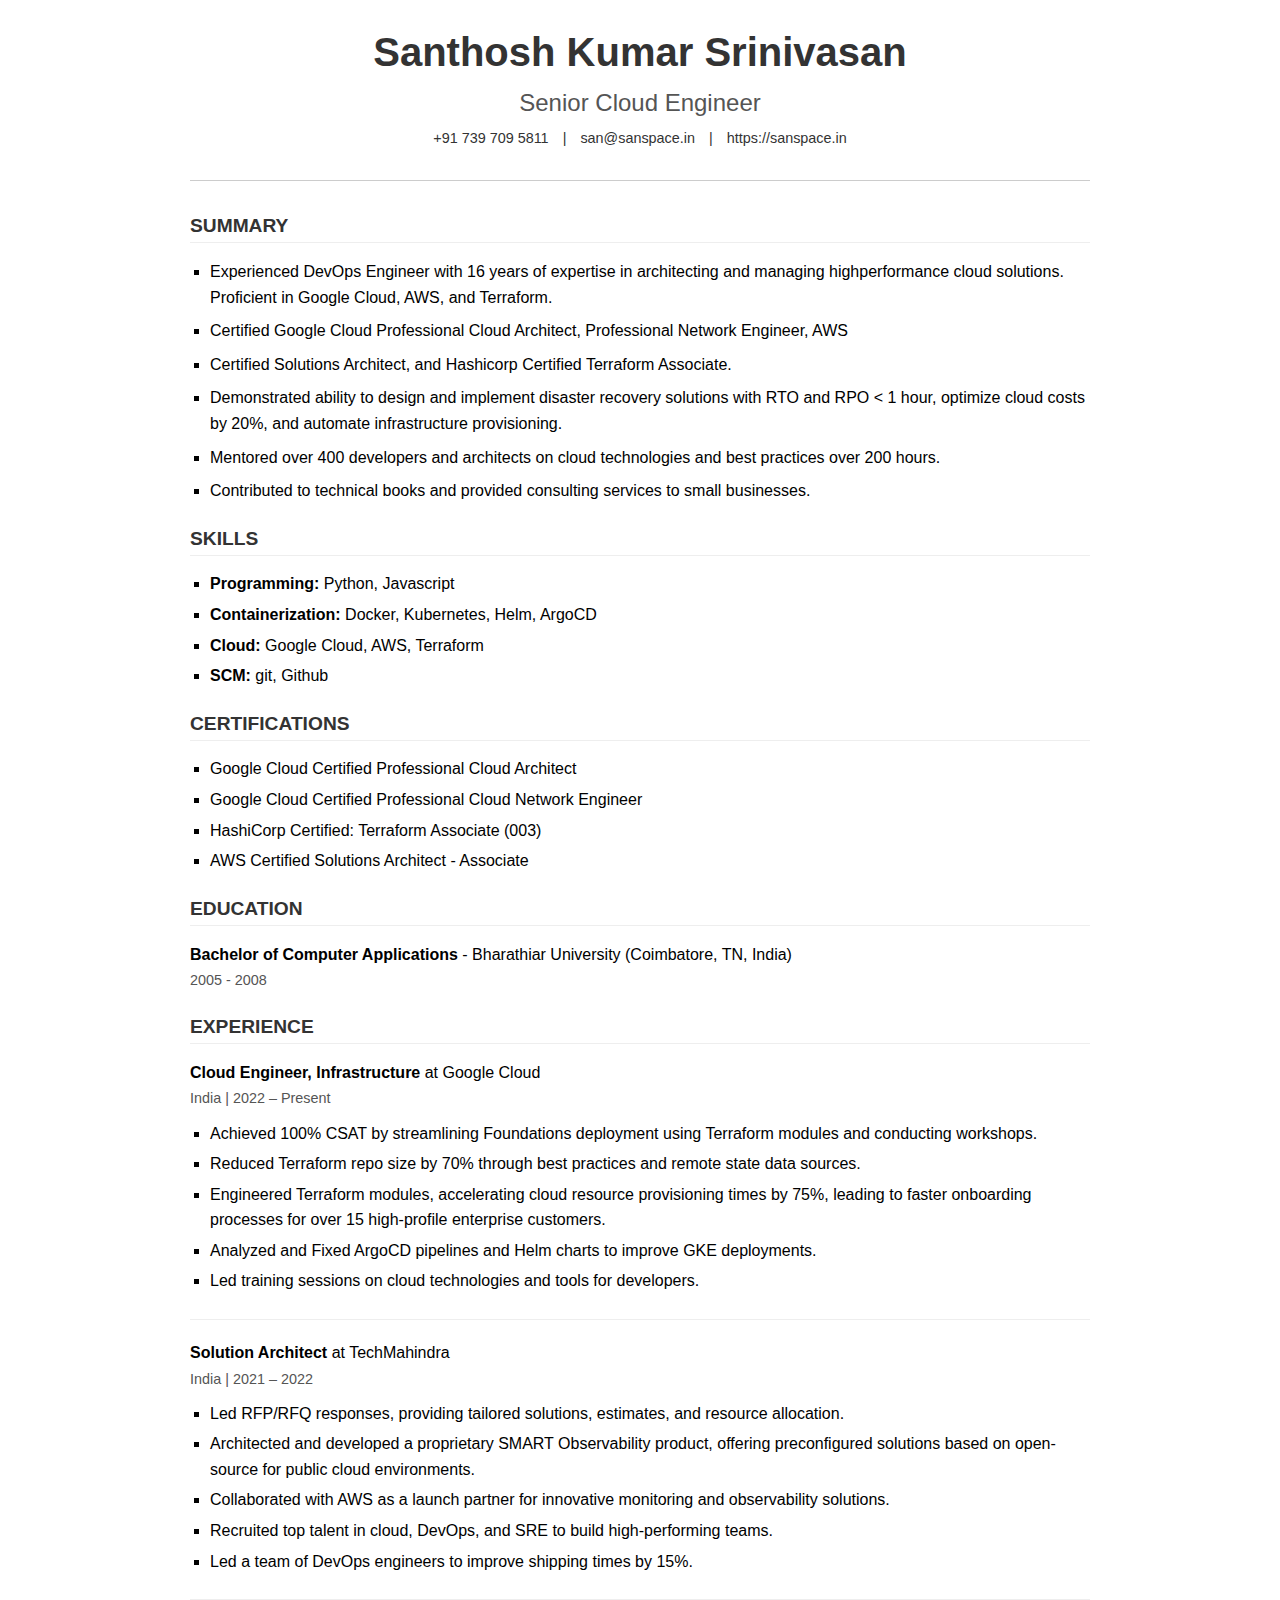
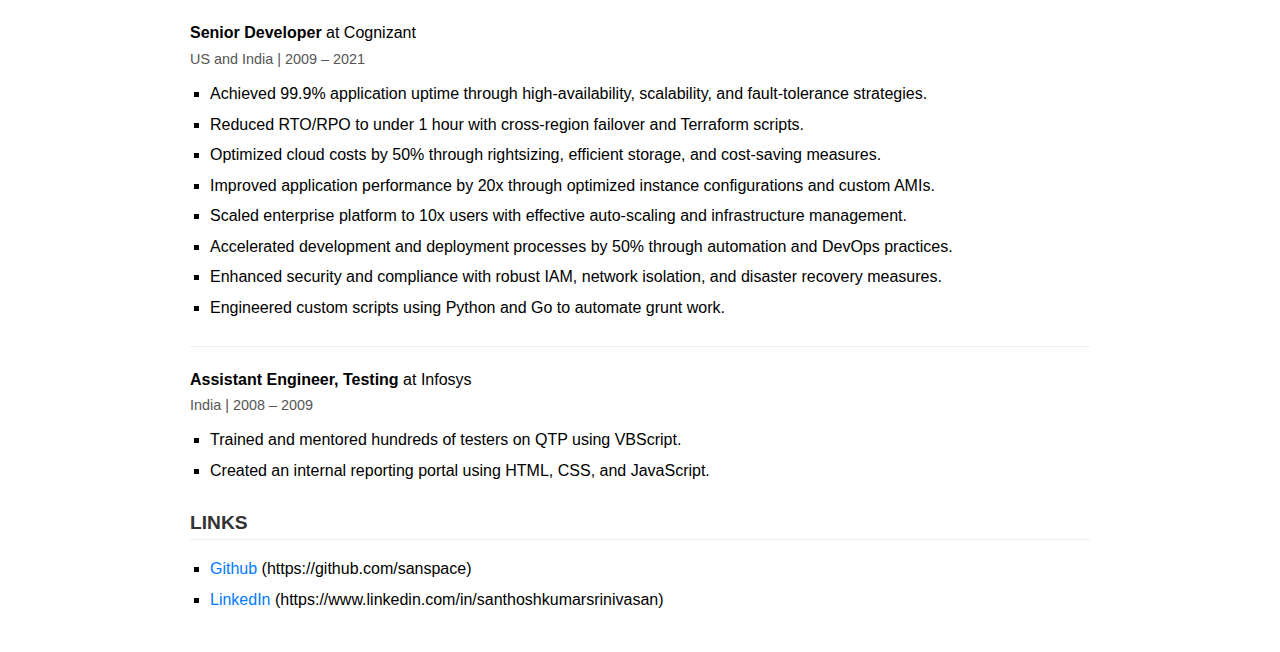
<file: docs/index.html>
<!DOCTYPE html>
<html lang="en">
<head>
    <meta charset="UTF-8">
    <meta name="viewport" content="width=device-width, initial-scale=1.0">
    <title>Santhosh Kumar Srinivasan | Senior Cloud Engineer</title> 
    
    
        
        <link rel="stylesheet" href="css/style.css"> 
    
    
</head>
<body>
    

        
        
        <header class="header">
            
            
            
                <h1>Santhosh Kumar Srinivasan</h1>
            
            
            
            
                <h2>Senior Cloud Engineer</h2>
            

            <address>
                
                <div class="contact-info">
                    
                    

                    
                    
                        <span>+91 739 709 5811</span> 
                         
                    

                    
                    
                         <span>|</span>  
                        <span><a href="mailto:san@sanspace.in">san@sanspace.in</a></span>
                         
                    

                    
                    
                         <span>|</span>  
                        <span><a href="https://sanspace.in" target="_blank" rel="noopener noreferrer">https://sanspace.in</a></span>
                        
                    
                </div>
            </address>

        </header>
        <hr /> 
        
        

        <main>
            
            <section class="summary"> 
                <h2>Summary</h2>
                <ul>
                    
                        <li>Experienced DevOps Engineer with 16 years of expertise in architecting and managing highperformance cloud solutions. Proficient in Google Cloud, AWS, and Terraform.</li>
                    
                        <li>Certified Google Cloud Professional Cloud Architect, Professional Network Engineer, AWS</li>
                    
                        <li>Certified Solutions Architect, and Hashicorp Certified Terraform Associate.</li>
                    
                        <li>Demonstrated ability to design and implement disaster recovery solutions with RTO and RPO &lt; 1 hour, optimize cloud costs by 20%, and automate infrastructure provisioning.</li>
                    
                        <li>Mentored over 400 developers and architects on cloud technologies and best practices over 200 hours.</li>
                    
                        <li>Contributed to technical books and provided consulting services to small businesses.</li>
                    
                </ul>   
            </section>
            

            
            <section class="skills">
                <h2>Skills</h2>
                <ul>
                    
                    
                    
                     
                        <li>
                            
                            <strong>Programming:</strong> 
                            
                            Python, Javascript 
                        </li>
                     
                        <li>
                            
                            <strong>Containerization:</strong> 
                            
                            Docker, Kubernetes, Helm, ArgoCD 
                        </li>
                     
                        <li>
                            
                            <strong>Cloud:</strong> 
                            
                            Google Cloud, AWS, Terraform 
                        </li>
                     
                        <li>
                            
                            <strong>SCM:</strong> 
                            
                            git, Github 
                        </li>
                    
                </ul>
            </section>
            

            
            
            <section class="certifications">
                <h2>Certifications</h2>
                <ul>
                    
                    
                        <li>Google Cloud Certified Professional Cloud Architect</li> 
                    
                        <li>Google Cloud Certified Professional Cloud Network Engineer</li> 
                    
                        <li>HashiCorp Certified: Terraform Associate (003)</li> 
                    
                        <li>AWS Certified Solutions Architect - Associate</li> 
                    
                </ul>
            </section>
            
            

            
            <section class="education">
                <h2>Education</h2>
                
                
                    <div class="education-entry"> 
                        
                        <p>
                            <strong>Bachelor of Computer Applications</strong>
                             - Bharathiar University
                             (Coimbatore, TN, India)
                        </p>
                        <p>
                            2005
                             - 
                            2008 
                        </p>
                        
                        
                    </div>
                    
                    
                
            </section>
            

            
            
            <section class="experience">
                <h2>Experience</h2>
                
                
                
                    <div class="job-entry">
                    
                        
                        <p>
                            <strong>Cloud Engineer, Infrastructure</strong>
                             at Google Cloud
                        </p>
                        
                        
                        <p>
                            India | 
                            2022
                             –  
                            Present
                        </p>
            
                        
                        
                            <ul>
                                
                                    <li>Achieved 100% CSAT by streamlining Foundations deployment using Terraform modules and conducting workshops.</li>
                                
                                    <li>Reduced Terraform repo size by 70% through best practices and remote state data sources.</li>
                                
                                    <li>Engineered Terraform modules, accelerating cloud resource provisioning times by 75%, leading to faster onboarding processes for over 15 high-profile enterprise customers.</li>
                                
                                    <li>Analyzed and Fixed ArgoCD pipelines and Helm charts to improve GKE deployments.</li>
                                
                                    <li>Led training sessions on cloud technologies and tools for developers.</li>
                                
                            </ul>
                        
                        
                    </div>
                    
                     
                        <hr />
                    
                
                    <div class="job-entry">
                    
                        
                        <p>
                            <strong>Solution Architect</strong>
                             at TechMahindra
                        </p>
                        
                        
                        <p>
                            India | 
                            2021
                             –  
                            2022
                        </p>
            
                        
                        
                            <ul>
                                
                                    <li>Led RFP/RFQ responses, providing tailored solutions, estimates, and resource allocation.</li>
                                
                                    <li>Architected and developed a proprietary SMART Observability product, offering preconfigured solutions based on open-source for public cloud environments.</li>
                                
                                    <li>Collaborated with AWS as a launch partner for innovative monitoring and observability solutions.</li>
                                
                                    <li>Recruited top talent in cloud, DevOps, and SRE to build high-performing teams.</li>
                                
                                    <li>Led a team of DevOps engineers to improve shipping times by 15%.</li>
                                
                            </ul>
                        
                        
                    </div>
                    
                     
                        <hr />
                    
                
                    <div class="job-entry">
                    
                        
                        <p>
                            <strong>Senior Developer</strong>
                             at Cognizant
                        </p>
                        
                        
                        <p>
                            US and India | 
                            2009
                             –  
                            2021
                        </p>
            
                        
                        
                            <ul>
                                
                                    <li>Achieved 99.9% application uptime through high-availability, scalability, and fault-tolerance strategies.</li>
                                
                                    <li>Reduced RTO/RPO to under 1 hour with cross-region failover and Terraform scripts.</li>
                                
                                    <li>Optimized cloud costs by 50% through rightsizing, efficient storage, and cost-saving measures.</li>
                                
                                    <li>Improved application performance by 20x through optimized instance configurations and custom AMIs.</li>
                                
                                    <li>Scaled enterprise platform to 10x users with effective auto-scaling and infrastructure management.</li>
                                
                                    <li>Accelerated development and deployment processes by 50% through automation and DevOps practices.</li>
                                
                                    <li>Enhanced security and compliance with robust IAM, network isolation, and disaster recovery measures.</li>
                                
                                    <li>Engineered custom scripts using Python and Go to automate grunt work.</li>
                                
                            </ul>
                        
                        
                    </div>
                    
                     
                        <hr />
                    
                
                    <div class="job-entry">
                    
                        
                        <p>
                            <strong>Assistant Engineer, Testing</strong>
                             at Infosys
                        </p>
                        
                        
                        <p>
                            India | 
                            2008
                             –  
                            2009
                        </p>
            
                        
                        
                            <ul>
                                
                                    <li>Trained and mentored hundreds of testers on QTP using VBScript.</li>
                                
                                    <li>Created an internal reporting portal using HTML, CSS, and JavaScript.</li>
                                
                            </ul>
                        
                        
                    </div>
                    
                    
                
                
            </section>
            
            

            
            
            <section class="links">
                <h2>Links</h2>
                <ul>
                    
                    
                        
                        
                        
                            <li>
                                
                                <a href="https://github.com/sanspace" target="_blank" rel="noopener noreferrer">
                                    Github
                                </a>
                                
                                <span> (https://github.com/sanspace)</span>
                            </li>
                        
                    
                        
                        
                        
                            <li>
                                
                                <a href="https://www.linkedin.com/in/santhoshkumarsrinivasan" target="_blank" rel="noopener noreferrer">
                                    LinkedIn
                                </a>
                                
                                <span> (https://www.linkedin.com/in/santhoshkumarsrinivasan)</span>
                            </li>
                        
                    
                </ul>
            </section>
            
            
        </main>        
    
</body>
</html>
</file>
<file: docs/css/style.css>
/* --- Base Styles --- */
body {
  font-family: sans-serif;
  line-height: 1.6;
  padding: 20px;
  max-width: 900px; /* Optional: Limit width */
  margin: 0 auto; /* Optional: Center content
    background-color: #fdfdfd; /* Optional: Light background */
}

h1,
h2 {
  color: #333;
  border-bottom: 1px solid #eee;
}


a {
  color: #007bff; /* Standard link blue */
  text-decoration: none;
}
a:hover {
  text-decoration: underline;
}

ul {
  padding-left: 20px;
  margin-top: 0.5em; /* Default list margins */
  margin-bottom: 1em;
}

li {
  margin-bottom: 5px; /* Default list item bottom margin */
  list-style-type: square;
}

strong {
  font-weight: bold;
}

hr {
  /* Default HR style */
  border: 0;
  height: 1px;
  background: #eee; /* Using the lighter color */
  margin-top: 20px;
  margin-bottom: 20px;
}

address {
  /* Reset browser default italic style */
  font-style: normal;
}

pre {
  /* For the debug block */
  background-color: #f0f0f0;
  padding: 10px;
  border-radius: 4px;
  overflow-x: auto; /* Handle long lines */
}

/* --- General Section Styling --- */
section {
  /* Targets <section> tags inside <main> */
  margin-bottom: 20px; /* Default spacing below sections */
}

section h2 {
  font-size: 1.2em;
  text-transform: uppercase;
}

/* --- Header Section --- */
header.header {
  /* Target <header> tag with class header */
  text-align: center;
  margin-bottom: 30px; /* Space below header block */
}
header.header h1 {
  margin-bottom: 0px;
  font-size: 2.5em;
  border-bottom: none; /* No border for name */
  margin-top: 0; /* No top margin for name */
}
header.header h2 {
  margin-top: 0;
  margin-bottom: 5px;
  font-size: 1.5em;
  color: #555;
  font-weight: normal;
  border-bottom: none; /* No border for title */
}
.contact-info {
  /* Class selector remains the same */
  font-size: 0.9em;
  color: #333;
}
.contact-info span {
  /* Spacing for contact items and separators */
  margin: 0 5px;
}
.contact-info a {
  /* Ensure contact links use surrounding color */
  color: inherit;
  text-decoration: none;
}
/* Specific HR after header */
header.header + hr {
  /* Target HR directly after header element */
  background: #ccc; /* Darker separator after header */
  margin-bottom: 30px; /* Extra space after header separator */
  margin-top: 0; /* Reset top margin */
}

/* --- Summary Section --- */
section.summary ul {
  padding-left: 20px;
  list-style-type: disc;
  margin-top: 0; /* Align list closer to heading */
}
section.summary li {
  margin-bottom: 8px; /* Match default li style */
}


/* --- Certifications Section --- */
section.certifications ul {
  padding-left: 20px;
  list-style-type: disc;
}


/* --- Education Section --- */
.education-entry {
  /* Assuming this div remains inside section.education */
  margin-bottom: 15px;
}
.education-entry p:first-of-type {
  /* Title/Institution line */
  margin-bottom: 2px; /* Reduce space below this line */
}
.education-entry p:nth-of-type(2) {
  /* Date/Location line */
  font-size: 0.9em;
  color: #555;
  margin-top: 0;
  margin-bottom: 10px;
}
.education-entry ul {
  /* Details list */
  margin-top: 5px;
  padding-left: 20px;
  font-size: 0.95em; /* Slightly smaller for details */
}
.education-entry hr {
  /* Separator inside education entries */
  border-top: 1px dashed #eee;
  margin: 10px 0;
}

/* --- Experience Section --- */
.job-entry {
  /* Assuming this div remains inside section.experience */
  margin-bottom: 25px; /* Space below each job entry */
}
.job-entry p:first-of-type {
  /* Title/Company line */
  margin-top: 0;
  margin-bottom: 2px; /* Reduce space below this line */
}
.job-entry p:nth-of-type(2) {
  /* Date/Location line */
  font-size: 0.9em;
  color: #555;
  margin-top: 0;
  margin-bottom: 10px;
}
.job-entry ul {
  /* Experience points list */
  margin-top: 5px;
  padding-left: 20px;
  list-style-type: disc;
}
.job-entry li {
  margin-bottom: 5px; /* Slightly less space between experience points */
}
.job-entry hr {
  /* Separator inside experience entries */
  border-top: 1px dashed #eee;
  margin: 20px 0;
}

/* --- Links Section --- */
section.links ul {
  padding-left: 20px;
  list-style-type: disc;
}
</file>
